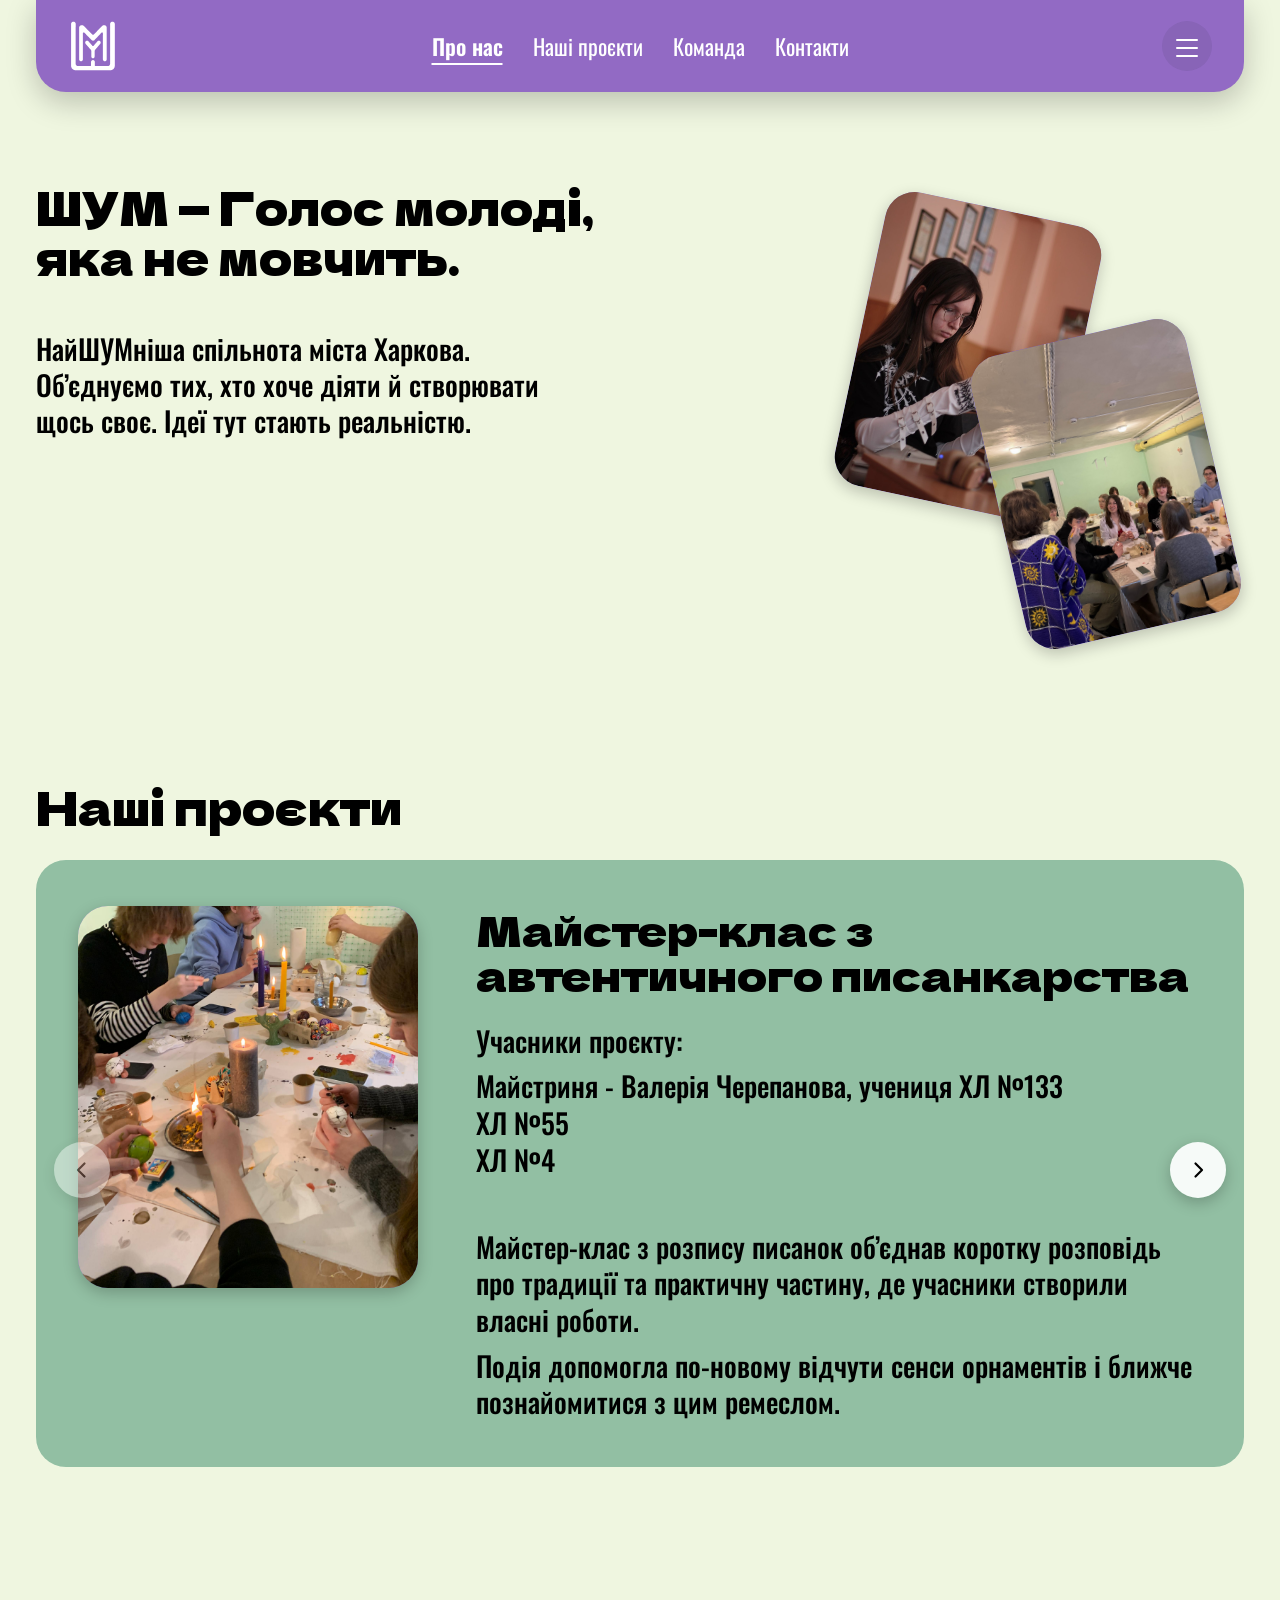
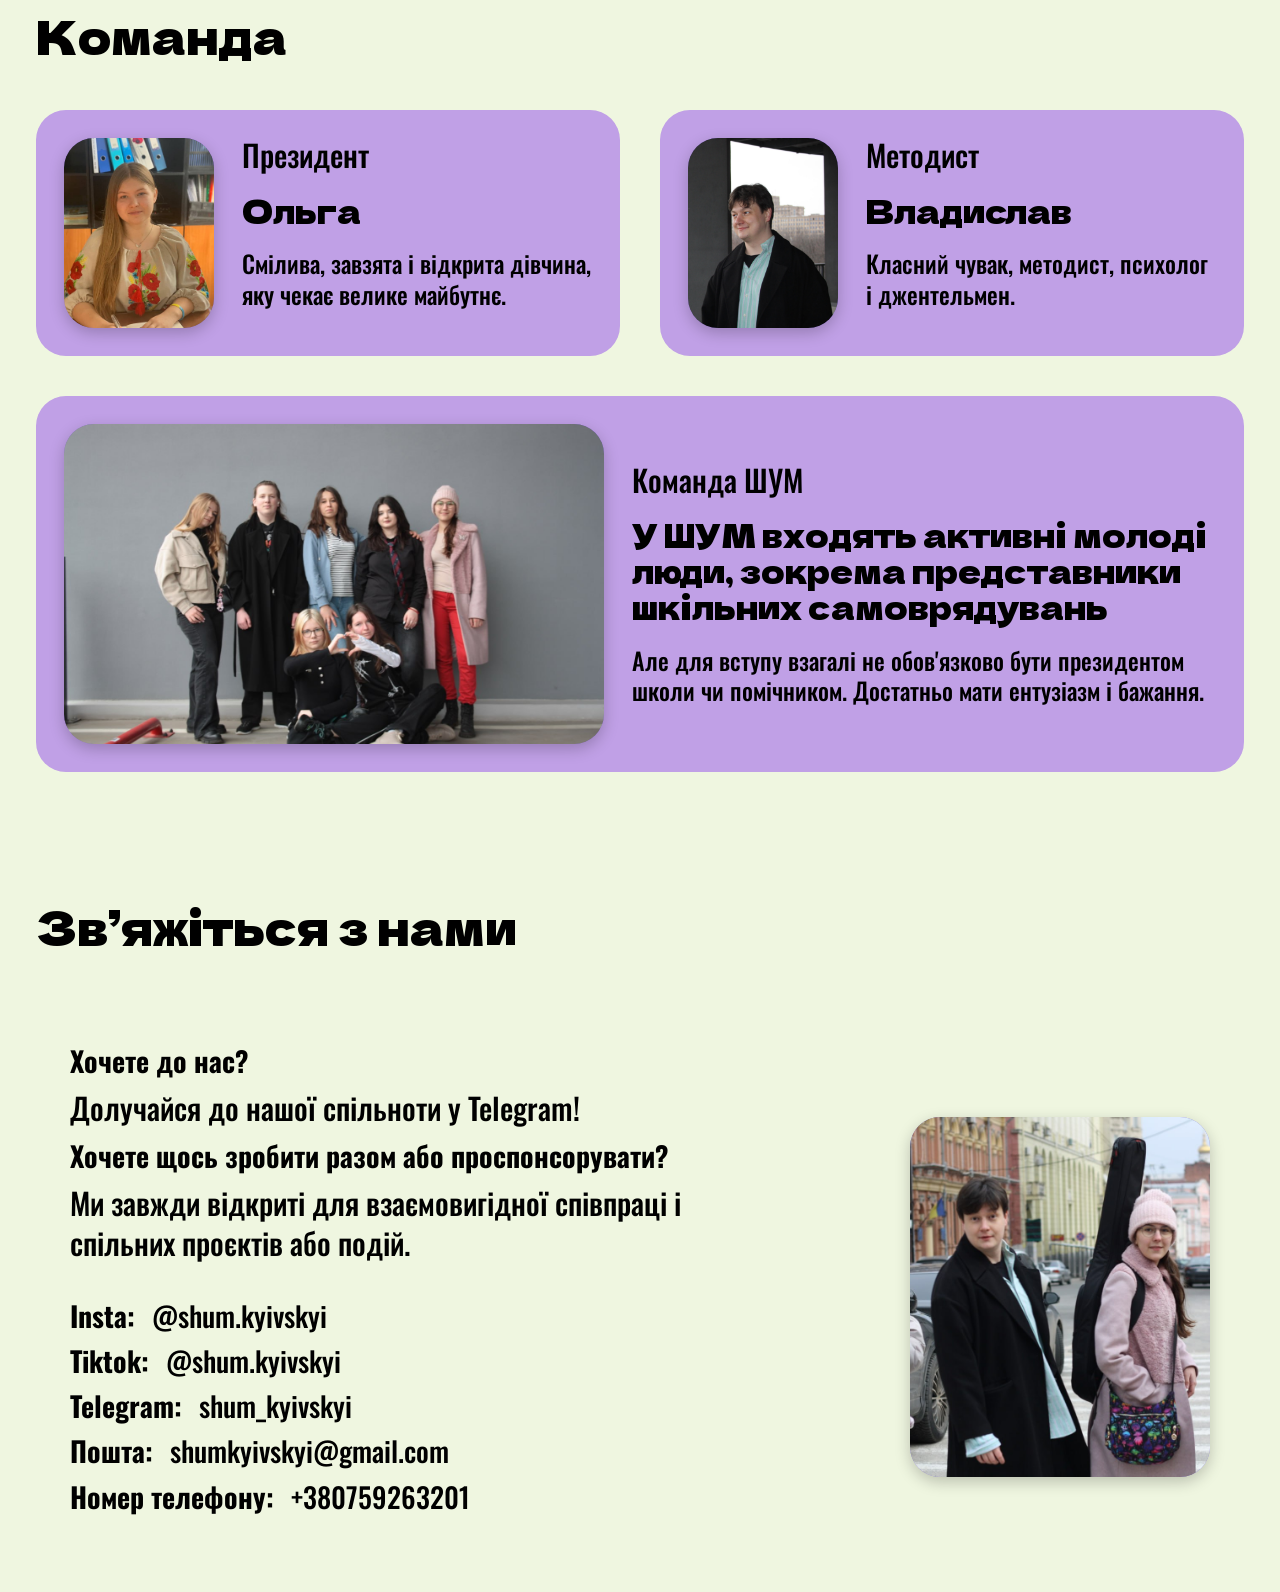
<file: index.html>
<!doctype html>
<html lang="uk">
  <head>
    <title>ШУМ</title>
    <meta charset="UTF-8" />
    <meta name="viewport" content="width=device-width, initial-scale=1.0" />
    <link rel="preconnect" href="https://fonts.googleapis.com" />
    <link rel="preconnect" href="https://fonts.gstatic.com" crossorigin />
    <link
      href="https://fonts.googleapis.com/css2?family=Dela+Gothic+One&family=Oswald:wght@400;500;600;700&display=swap"
      rel="stylesheet"
    />
    <link rel="stylesheet" href="css/reset.css" />
    <link rel="stylesheet" href="css/header.css" />
    <link rel="stylesheet" href="css/about.css" />
    <link rel="stylesheet" href="css/projects.css" />
    <link rel="stylesheet" href="css/team.css" />
    <link rel="stylesheet" href="css/contacts.css" />
    <link rel="stylesheet" href="css/responsive.css" />
  </head>
  <body data-page="home">
    <a class="skip-link" href="#main-content" data-i18n="skip.main"
      >Перейти до основного вмісту</a
    >
    <header class="header">
      <div class="header-box">
        <a
          class="logo"
          data-lang-link="index.html"
          data-hash="about"
          href="index.html?lang=ua#about"
        >
          <svg
            aria-hidden="true"
            xmlns="http://www.w3.org/2000/svg"
            viewBox="0 0 555 615"
            width="50"
            height="50"
          >
            <path
              fill="#ffffff"
              fill-rule="evenodd"
              d="M20 13 L13 20 L13 21 L12 22 L12 23 L11 24 L11 25 L10 26 L10 28 L9 29 L9 32 L8 33 L8 558 L9 559 L9 562 L10 563 L10 566 L11 567 L11 569 L12 570 L12 572 L13 573 L13 574 L14 575 L14 576 L15 577 L15 578 L16 579 L16 580 L19 583 L19 584 L29 594 L30 594 L32 596 L33 596 L35 598 L36 598 L37 599 L38 599 L39 600 L40 600 L41 601 L42 601 L43 602 L44 602 L45 603 L48 603 L49 604 L52 604 L53 605 L58 605 L59 606 L495 606 L496 605 L502 605 L503 604 L506 604 L507 603 L509 603 L510 602 L511 602 L512 601 L513 601 L514 600 L515 600 L516 599 L517 599 L518 598 L519 598 L521 596 L522 596 L525 593 L526 593 L533 586 L533 585 L535 583 L535 582 L537 580 L537 579 L539 577 L539 576 L540 575 L540 574 L541 573 L541 572 L542 571 L542 569 L543 568 L543 566 L544 565 L544 561 L545 560 L545 554 L546 553 L546 36 L545 35 L545 30 L544 29 L544 27 L543 26 L543 25 L542 24 L542 23 L541 22 L541 21 L539 19 L539 18 L536 15 L535 15 L532 12 L531 12 L530 11 L528 11 L527 10 L526 10 L525 9 L523 9 L522 8 L512 8 L511 9 L508 9 L507 10 L506 10 L505 11 L504 11 L503 12 L502 12 L501 13 L500 13 L493 20 L493 21 L491 23 L491 25 L490 26 L490 27 L489 28 L489 32 L488 33 L488 529 L487 530 L487 534 L486 535 L486 536 L485 537 L485 539 L483 541 L483 542 L476 549 L475 549 L474 550 L473 550 L471 552 L469 552 L468 553 L464 553 L463 554 L305 554 L303 552 L302 552 L301 551 L301 550 L300 549 L300 500 L299 499 L299 496 L298 495 L298 494 L297 493 L297 492 L295 490 L295 489 L291 485 L290 485 L289 484 L288 484 L287 483 L286 483 L285 482 L282 482 L281 481 L272 481 L271 482 L269 482 L268 483 L266 483 L264 485 L263 485 L257 491 L257 492 L255 494 L255 496 L254 497 L254 500 L253 501 L253 549 L252 550 L252 551 L250 553 L249 553 L248 554 L88 554 L87 553 L85 553 L84 552 L82 552 L81 551 L80 551 L79 550 L78 550 L76 548 L75 548 L71 544 L71 543 L68 540 L68 539 L67 538 L67 537 L66 536 L66 534 L65 533 L65 529 L64 528 L64 76 L65 75 L65 33 L64 32 L64 28 L63 27 L63 26 L62 25 L62 23 L60 21 L60 20 L58 18 L58 17 L55 14 L54 14 L52 12 L51 12 L50 11 L49 11 L48 10 L47 10 L46 9 L43 9 L42 8 L32 8 L31 9 L28 9 L27 10 L26 10 L25 11 L24 11 L23 12 L22 12 L21 13 Z
              M123 55 L120 58 L119 58 L114 63 L114 64 L112 66 L112 67 L110 69 L110 71 L109 72 L109 73 L108 74 L108 77 L107 78 L107 477 L108 478 L108 480 L109 481 L109 482 L110 483 L110 484 L112 486 L112 487 L115 490 L116 490 L118 492 L119 492 L120 493 L121 493 L122 494 L125 494 L126 495 L134 495 L135 494 L138 494 L139 493 L140 493 L141 492 L142 492 L149 485 L149 484 L151 482 L151 481 L152 480 L152 477 L153 476 L153 148 L154 147 L154 146 L155 145 L155 144 L158 141 L159 141 L160 140 L167 140 L168 141 L169 141 L192 164 L192 165 L220 193 L220 194 L221 194 L228 201 L228 202 L229 203 L230 203 L232 205 L232 206 L237 211 L238 211 L239 212 L239 213 L263 237 L264 237 L266 239 L267 239 L268 240 L270 240 L271 241 L274 241 L275 242 L282 242 L283 241 L287 241 L288 240 L289 240 L290 239 L291 239 L293 237 L294 237 L298 233 L298 232 L320 210 L320 209 L336 193 L336 192 L339 189 L340 189 L340 188 L352 176 L352 175 L368 159 L368 158 L381 145 L381 144 L383 142 L384 142 L386 140 L393 140 L394 141 L395 141 L398 144 L398 145 L399 146 L399 163 L400 164 L400 171 L399 172 L399 475 L400 476 L400 478 L401 479 L401 481 L402 482 L402 483 L404 485 L404 486 L408 490 L409 490 L411 492 L412 492 L413 493 L414 493 L415 494 L418 494 L419 495 L427 495 L428 494 L431 494 L432 493 L433 493 L435 491 L436 491 L442 485 L442 484 L444 482 L444 480 L445 479 L445 476 L446 475 L446 78 L445 77 L445 74 L444 73 L444 71 L443 70 L443 69 L442 68 L442 67 L441 66 L441 65 L432 56 L431 56 L430 55 L429 55 L428 54 L427 54 L426 53 L425 53 L424 52 L422 52 L421 51 L407 51 L406 52 L404 52 L403 53 L401 53 L400 54 L399 54 L398 55 L397 55 L394 58 L393 58 L371 80 L371 81 L369 83 L368 83 L368 84 L325 127 L325 128 L284 169 L283 169 L282 170 L275 170 L274 169 L272 169 L201 98 L201 97 L200 97 L198 95 L198 94 L197 93 L196 93 L194 91 L194 90 L188 84 L187 84 L186 83 L186 82 L181 77 L180 77 L178 75 L178 74 L172 68 L171 68 L170 67 L170 66 L164 60 L163 60 L162 59 L162 58 L161 58 L159 56 L158 56 L156 54 L155 54 L154 53 L152 53 L151 52 L149 52 L148 51 L134 51 L133 52 L130 52 L129 53 L128 53 L127 54 L125 54 L124 55 Z
              M195 243 L193 245 L192 245 L189 248 L188 248 L187 249 L187 250 L185 252 L185 253 L184 254 L184 255 L183 256 L183 258 L182 259 L182 264 L181 265 L181 267 L182 268 L182 272 L183 273 L183 275 L184 276 L184 277 L186 279 L186 280 L190 284 L190 285 L196 291 L196 292 L203 299 L203 300 L208 305 L208 306 L209 306 L210 307 L210 308 L218 316 L218 317 L224 323 L224 324 L231 331 L231 332 L239 340 L239 341 L246 348 L246 349 L251 354 L251 355 L253 357 L253 358 L254 359 L254 360 L255 361 L255 363 L256 364 L256 367 L257 368 L257 443 L258 444 L258 446 L259 447 L259 448 L260 449 L260 450 L266 456 L267 456 L268 457 L269 457 L270 458 L274 458 L275 459 L280 459 L281 458 L284 458 L285 457 L286 457 L287 456 L288 456 L291 453 L292 453 L292 452 L294 450 L294 449 L295 448 L295 447 L296 446 L296 444 L297 443 L297 438 L298 437 L297 436 L298 435 L298 368 L299 367 L299 364 L300 363 L300 361 L301 360 L301 359 L302 358 L302 357 L304 355 L304 354 L309 349 L309 348 L314 343 L314 342 L320 336 L320 335 L326 329 L326 328 L331 323 L331 322 L337 316 L337 315 L342 310 L342 309 L348 303 L348 302 L353 297 L353 296 L360 289 L360 288 L365 283 L365 282 L368 279 L368 278 L369 277 L369 276 L370 275 L370 274 L371 273 L371 269 L372 268 L372 262 L371 261 L371 257 L370 256 L370 255 L369 254 L369 253 L368 252 L368 251 L362 245 L361 245 L360 244 L359 244 L358 243 L357 243 L356 242 L344 242 L343 243 L342 243 L341 244 L339 244 L337 246 L336 246 L330 252 L330 253 L324 259 L324 260 L316 268 L316 269 L311 274 L311 275 L304 282 L304 283 L298 289 L298 290 L291 297 L291 298 L282 307 L278 307 L277 308 L276 307 L274 307 L273 306 L272 306 L266 300 L266 299 L256 289 L256 288 L246 278 L246 277 L238 269 L238 268 L230 260 L230 259 L221 250 L221 249 L218 246 L217 246 L215 244 L213 244 L212 243 L211 243 L210 242 L198 242 L197 243 Z"
            />
          </svg>
        </a>

        <nav class="desktop-nav" aria-label="Main navigation">
          <a
            class="nav-link active-link"
            data-nav-key
            data-section="about"
            data-i18n="nav.about"
            data-lang-link="index.html"
            data-hash="about"
            href="index.html?lang=ua#about"
            >Про нас</a
          >
          <a
            class="nav-link"
            data-nav-key
            data-section="projects"
            data-i18n="nav.projects"
            data-lang-link="index.html"
            data-hash="projects"
            href="index.html?lang=ua#projects"
            >Наші проєкти</a
          >
          <a
            class="nav-link"
            data-nav-key
            data-section="team"
            data-i18n="nav.team"
            data-lang-link="index.html"
            data-hash="team"
            href="index.html?lang=ua#team"
            >Команда</a
          >
          <a
            class="nav-link"
            data-nav-key
            data-section="contacts"
            data-i18n="nav.contacts"
            data-lang-link="index.html"
            data-hash="contacts"
            href="index.html?lang=ua#contacts"
            >Контакти</a
          >
        </nav>

        <button
          class="menu-toggle desktop-menu-toggle"
          type="button"
          aria-label="Відкрити меню"
          aria-expanded="false"
          aria-controls="site-menu-panel"
          data-menu-toggle
        >
          <span class="menu-toggle-line menu-toggle-line-top"></span>
          <span class="menu-toggle-line menu-toggle-line-middle"></span>
          <span class="menu-toggle-line menu-toggle-line-bottom"></span>
        </button>

        <button
          class="menu-toggle mobile-menu-toggle"
          type="button"
          aria-label="Відкрити меню"
          aria-expanded="false"
          aria-controls="site-menu-panel"
          data-menu-toggle
        >
          <span class="menu-toggle-line menu-toggle-line-top"></span>
          <span class="menu-toggle-line menu-toggle-line-middle"></span>
          <span class="menu-toggle-line menu-toggle-line-bottom"></span>
        </button>

        <div class="utility-panel" id="site-menu-panel">
          <div class="panel-nav">
            <nav class="panel-nav-links" aria-label="Mobile navigation">
              <a
                class="panel-nav-link"
                data-nav-key
                data-section="about"
                data-i18n="nav.about"
                data-lang-link="index.html"
                data-hash="about"
                href="index.html?lang=ua#about"
                >Про нас</a
              >
              <a
                class="panel-nav-link"
                data-nav-key
                data-section="projects"
                data-i18n="nav.projects"
                data-lang-link="index.html"
                data-hash="projects"
                href="index.html?lang=ua#projects"
                >Наші проєкти</a
              >
              <a
                class="panel-nav-link"
                data-nav-key
                data-section="team"
                data-i18n="nav.team"
                data-lang-link="index.html"
                data-hash="team"
                href="index.html?lang=ua#team"
                >Команда</a
              >
              <a
                class="panel-nav-link"
                data-nav-key
                data-section="contacts"
                data-i18n="nav.contacts"
                data-lang-link="index.html"
                data-hash="contacts"
                href="index.html?lang=ua#contacts"
                >Контакти</a
              >
            </nav>
          </div>

          <div class="panel-section">
            <p class="panel-title" data-i18n="menu.social">Соцмережі</p>
            <div class="panel-social">
              <a
                class="panel-social-link"
                href="https://instagram.com/shum.kyivskyi"
                aria-label="Instagram"
              >
                <svg viewBox="0 0 24 24" aria-hidden="true">
                  <rect x="3" y="3" width="18" height="18" rx="5"></rect>
                  <circle cx="12" cy="12" r="4.2"></circle>
                  <circle cx="17.2" cy="6.8" r="1"></circle>
                </svg>
              </a>
              <a
                class="panel-social-link"
                href="https://www.tiktok.com/@shum.kyivskyi"
                aria-label="Tiktok"
              >
                <svg viewBox="0 0 24 24" aria-hidden="true" fill="currentColor">
                  <path
                    d="M19.59 6.69a4.83 4.83 0 0 1-3.77-1.92V16.3a5.31 5.31 0 1 1-5.31-5.31c.2 0 .39.02.58.05v2.61a2.7 2.7 0 1 0 2.12 2.65V2h2.61a4.83 4.83 0 0 0 3.77 4.69v0Z"
                  />
                </svg>
              </a>
              <a
                class="panel-social-link"
                href="https://t.me/shum_kyivskyi"
                aria-label="Telegram"
              >
                <svg viewBox="0 0 24 24" aria-hidden="true">
                  <path
                    d="M21 4L3.8 10.6c-.8.3-.8 1.5 0 1.8l4.4 1.5 1.6 5c.2.7 1.1.9 1.6.3l2.6-3.2 4.5 3.4c.7.5 1.6.1 1.8-.8L21 4Z"
                  ></path>
                  <path d="M8.4 13.9 18.9 6.6"></path>
                </svg>
              </a>
            </div>
          </div>

          <div class="panel-section">
            <p class="panel-title" data-i18n="menu.accessibility">Інклюзія</p>
            <div class="panel-controls">
              <button
                class="toggle-chip"
                type="button"
                data-theme-toggle
                data-i18n="menu.darkMode"
              >
                Темна тема
              </button>
              <div class="font-tools-row">
                <span class="panel-label" data-i18n="menu.textSize"
                  >Розмір тексту</span
                >
                <div class="font-tools">
                  <button
                    class="font-button"
                    type="button"
                    data-font-step="-0.1"
                    aria-label="Зменшити текст"
                  >
                    A−
                  </button>
                  <span class="font-size-value" data-font-value>100%</span>
                  <button
                    class="font-button"
                    type="button"
                    data-font-step="0.1"
                    aria-label="Збільшити текст"
                  >
                    A+
                  </button>
                  <button
                    class="font-button"
                    type="button"
                    data-font-reset
                    aria-label="Скинути розмір тексту"
                  >
                    ↺
                  </button>
                </div>
              </div>
            </div>
          </div>

          <div class="panel-section">
            <p class="panel-title" data-i18n="menu.language">Мова</p>
            <div class="language-switch">
              <button
                class="language-button is-active"
                type="button"
                data-lang-switch="ua"
              >
                UA
              </button>
              <button
                class="language-button"
                type="button"
                data-lang-switch="en"
              >
                EN
              </button>
            </div>
          </div>

          <!-- <div class="panel-section">
            <a
              class="utility-link"
              data-lang-link="projects.html"
              href="projects.html?lang=ua"
            >
              <span data-i18n="menu.allProjects">Усі проєкти</span>
              <svg viewBox="0 0 24 24" aria-hidden="true">
                <path d="M5 12h14"></path>
                <path d="m13 6 6 6-6 6"></path>
              </svg>
            </a>
          </div> -->
        </div>
      </div>
    </header>

    <main class="page" id="main-content">
      <section class="about" id="about">
        <div class="about-box">
          <div class="about-copy">
            <h1 class="about-title" data-i18n="about.title">
              ШУМ — Голос молоді, яка не мовчить.
            </h1>
            <p class="about-text" data-i18n="about.text">
              НайШУМніша спільнота міста. Об’єднуємо тих, хто хоче діяти й
              створювати щось своє. Ідеї тут стають реальністю.
            </p>
          </div>

          <div class="about-visual" aria-label="Фото організації">
            <div class="about-photo about-photo-left">
              <img src="assets/images/about-2.png" alt="Фото організації 1" />
            </div>
            <div class="about-photo about-photo-right">
              <img src="assets/images/about-1.png" alt="Фото організації 2" />
            </div>
          </div>
        </div>
      </section>

      <section class="projects" id="projects">
        <div class="projects-box">
          <div class="projects-head">
            <h2 class="projects-title" data-i18n="projects.title">
              Наші проєкти
            </h2>
            <!-- <a
              class="section-link-chip"
              data-lang-link="projects.html"
              href="projects.html?lang=ua"
            >
              <span data-i18n="projects.more">Усі проєкти</span>
              <svg viewBox="0 0 24 24" aria-hidden="true">
                <path d="M5 12h14"></path>
                <path d="m13 6 6 6-6 6"></path>
              </svg>
            </a> -->
          </div>

          <div class="projects-slider">
            <button
              class="project-arrow project-arrow-left"
              type="button"
              aria-label="Попередній проєкт"
            >
              <svg viewBox="0 0 24 24" aria-hidden="true">
                <path d="M14.5 5.5 8 12l6.5 6.5"></path>
              </svg>
            </button>

            <button
              class="project-arrow project-arrow-right"
              type="button"
              aria-label="Наступний проєкт"
            >
              <svg viewBox="0 0 24 24" aria-hidden="true">
                <path d="M9.5 5.5 16 12l-6.5 6.5"></path>
              </svg>
            </button>

            <div class="projects-scroll" data-project-scroll>
              <div class="projects-track">
                <article class="project-card" data-project-id="pysanky">
                  <div class="project-media">
                    <a class="project-photo project-photo-full" href="">
                      <!-- data-project-link
                      href="projects.html?lang=ua#project-pysanky" -->
                      <img
                        src="assets/images/project-1.png"
                        alt="Фото проєкту 1"
                      />
                    </a>
                  </div>
                  <div class="project-copy">
                    <a class="project-link" data-project-title href=""></a>
                    <!-- data-project-link
                    href="projects.html?lang=ua#project-pysanky" -->
                    <p class="project-lead" data-project-lead></p>
                    <p class="project-members" data-project-members></p>
                    <p class="project-text" data-project-text></p>
                  </div>
                </article>

                <article class="project-card" data-project-id="together">
                  <div class="project-media">
                    <a class="project-photo project-photo-full" href="">
                      <!-- data-project-link
                      href="projects.html?lang=ua#project-together" -->
                      <img
                        src="assets/images/project-2.png"
                        alt="Фото проєкту 2"
                      />
                    </a>
                  </div>
                  <div class="project-copy">
                    <a class="project-link" data-project-title href=""></a>
                    <!-- data-project-link
                      href="projects.html?lang=ua#project-together" -->
                    <p class="project-lead" data-project-lead></p>
                    <p class="project-members" data-project-members></p>
                    <p class="project-text" data-project-text></p>
                  </div>
                </article>

                <article class="project-card" data-project-id="reuse">
                  <div class="project-media">
                    <a class="project-photo project-photo-full" href="">
                      <!-- data-project-link
                      href="projects.html?lang=ua#project-reuse" -->
                      <img
                        src="assets/images/project-3.png"
                        alt="Фото проєкту 4"
                      />
                    </a>
                  </div>
                  <div class="project-copy">
                    <a class="project-link" data-project-title href=""></a>
                    <!-- data-project-link
                      href="projects.html?lang=ua#project-reuse" -->
                    <p class="project-lead" data-project-lead></p>
                    <p class="project-members" data-project-members></p>
                    <p class="project-text" data-project-text></p>
                  </div>
                </article>
              </div>
            </div>
          </div>
        </div>
      </section>

      <section class="team" id="team">
        <div class="team-box">
          <h2 class="team-title" data-i18n="team.title">Команда</h2>
          <div class="team-grid">
            <article class="team-person">
              <div class="team-person-photo">
                <img src="assets/images/president.png" alt="Фото президента" />
              </div>
              <div class="team-person-copy">
                <p class="team-role" data-i18n="team.role.president">
                  Президент
                </p>
                <h3 class="team-name" data-i18n="team.name.president">ПІБ</h3>
                <p class="team-text" data-i18n="team.text.president">
                  Короткий опис про людину.
                </p>
              </div>
            </article>

            <article class="team-person">
              <div class="team-person-photo">
                <img src="assets/images/methodist.png" alt="Фото методиста" />
              </div>
              <div class="team-person-copy">
                <p class="team-role" data-i18n="team.role.methodist">
                  Методист
                </p>
                <h3 class="team-name" data-i18n="team.name.methodist">
                  Москалець Владислав Павлович
                </h3>
                <p class="team-text" data-i18n="team.text.methodist">
                  Класний чувак, методист, психолог і джентельмен.
                </p>
              </div>
            </article>

            <article class="team-wide">
              <div class="team-wide-photo">
                <img
                  src="assets/images/team-photo.png"
                  alt="Загальне фото команди"
                />
              </div>
              <div class="team-wide-copy">
                <p class="team-role" data-i18n="team.role.group">Команда ШУМ</p>
                <h3 class="team-wide-name" data-i18n="team.name.group">
                  У ШУМ входять активні молоді люди, зокрема представники
                  шкільних самоврядувань
                </h3>
                <p class="team-wide-text" data-i18n="team.text.group">
                  Але для вступу взагалі не обов'язково бути президентом школи
                  чи помічником. Достатньо мати ентузіазм і бажання.
                </p>
              </div>
            </article>
          </div>
        </div>
      </section>

      <section class="contacts" id="contacts">
        <div class="contacts-box">
          <h2 class="contacts-title" data-i18n="contacts.title">
            Зв’яжіться з нами
          </h2>

          <div class="contacts-panel">
            <div class="contacts-copy">
              <div class="contacts-callout">
                <p
                  class="contact-line contact-label"
                  data-i18n="contacts.callout.one.title"
                >
                  Хочете до нас?
                </p>
                <p
                  class="contacts-callout-text"
                  data-i18n="contacts.callout.one.text"
                >
                  Долучайся до нашої спільноти у Telegram!
                </p>
              </div>

              <div class="contacts-callout contacts-callout-second">
                <p
                  class="contact-line contact-label"
                  data-i18n="contacts.callout.two.title"
                >
                  Хочете щось зробити разом або проспонсорувати?
                </p>
                <p
                  class="contacts-callout-text"
                  data-i18n="contacts.callout.two.text"
                >
                  Ми завжди відкриті для взаємовигідної співпраці і спільних
                  проєктів або подій.
                </p>
              </div>

              <div class="contacts-list">
                <p class="contact-line">
                  <span class="contact-label" data-i18n="contacts.insta"
                    >Insta:</span
                  >
                  <a
                    class="contact-link"
                    href="https://instagram.com/shum.kyivskyi"
                    >@shum.kyivskyi</a
                  >
                </p>
                <p class="contact-line">
                  <span class="contact-label" data-i18n="contacts.facebook"
                    >TikTok:</span
                  >
                  <a
                    class="contact-link"
                    href="https://www.tiktok.com/@shum.kyivskyi"
                    >@shum.kyivskyi</a
                  >
                </p>
                <p class="contact-line">
                  <span class="contact-label" data-i18n="contacts.telegram"
                    >Telegram:</span
                  >
                  <a class="contact-link" href="https://t.me/shum_kyivskyi"
                    >shum_kyivskyi</a
                  >
                </p>
                <p class="contact-line">
                  <span class="contact-label" data-i18n="contacts.email"
                    >Пошта:</span
                  >
                  <a class="contact-link" href="mailto:shumkyivskyi@gmail.com"
                    >shumkyivskyi@gmail.com</a
                  >
                </p>
                <p class="contact-line">
                  <span class="contact-label" data-i18n="contacts.phone"
                    >Номер телефону:</span
                  >
                  <a class="contact-link" href="tel:+380759263201"
                    >+380759263201</a
                  >
                </p>
                <p class="contact-person" data-i18n="contacts.person"></p>
              </div>
            </div>

            <div class="contacts-photo">
              <img src="assets/images/contact.png" alt="Фото для контактів" />
            </div>
          </div>
        </div>
      </section>
    </main>

    <script src="script.js"></script>
  </body>
</html>
</file>
<file: css/header.css>
.header {
  position: sticky;
  top: 0;
  z-index: 120;
}

.header-box {
  position: relative;
  width: calc(100% - 305px);
  max-width: 1615px;
  height: 110px;
  margin-right: auto;
  margin-left: auto;
  padding-right: 140px;
  padding-left: 140px;
  display: flex;
  align-items: center;
  justify-content: space-between;
  gap: 48px;
  background: var(--color-header-bg);
  border-bottom-right-radius: var(--radius-xl);
  border-bottom-left-radius: var(--radius-xl);
  color: var(--color-header-text);
  box-shadow: 0 10px 30px var(--color-shadow);
}

.logo {
  display: inline-flex;
  flex: 0 0 auto;
  align-items: center;
  font-family: var(--font-heading);
  font-size: calc(34px * var(--font-scale));
  font-weight: 400;
  line-height: 1;
  white-space: nowrap;
}

.desktop-nav {
  display: flex;
  flex: 1 1 auto;
  align-items: center;
  justify-content: center;
  gap: 74px;
  min-width: 0;
}

.nav-link {
  font-size: calc(30px * var(--font-scale));
  font-weight: 400;
  line-height: 1;
  color: var(--color-header-text);
  text-decoration-thickness: 2px;
  text-underline-offset: 7px;
  white-space: nowrap;
}

.active-link {
  font-weight: 600;
  text-decoration: underline;
}

.menu-toggle {
  display: inline-flex;
  width: 54px;
  height: 54px;
  align-items: center;
  justify-content: center;
  padding: 0;
  border: 0;
  border-radius: 999px;
  background: var(--color-mobile-button-bg);
  color: var(--color-header-text);
  cursor: pointer;
  position: relative;
  flex: 0 0 auto;
  transition: transform 0.2s ease, background 0.2s ease;
}

.menu-toggle:hover {
  transform: scale(1.04);
}

.menu-toggle-line {
  position: absolute;
  width: 22px;
  height: 2px;
  border-radius: 999px;
  background: currentColor;
  transition: transform 0.25s ease, opacity 0.25s ease, top 0.25s ease;
}

.menu-toggle-line-top {
  top: 18px;
}

.menu-toggle-line-middle {
  top: 26px;
}

.menu-toggle-line-bottom {
  top: 34px;
}

body.menu-open .menu-toggle-line-top {
  top: 26px;
  transform: rotate(45deg);
}

body.menu-open .menu-toggle-line-middle {
  opacity: 0;
}

body.menu-open .menu-toggle-line-bottom {
  top: 26px;
  transform: rotate(-45deg);
}

.desktop-menu-toggle {
  display: inline-flex;
}

.mobile-menu-toggle {
  display: none;
}

.utility-panel {
  position: absolute;
  top: calc(100% + 16px);
  right: 0;
  width: min(420px, calc(100vw - 32px));
  padding: 22px;
  border-radius: var(--radius-xl);
  background: var(--color-panel-bg);
  border: 1px solid var(--color-panel-border);
  box-shadow: 0 20px 40px var(--color-shadow);
  color: var(--color-ink);
  opacity: 0;
  pointer-events: none;
  transform: translateY(-12px);
  transition: opacity 0.25s ease, transform 0.25s ease;
  backdrop-filter: blur(14px);
}

body.menu-open .utility-panel {
  opacity: 1;
  pointer-events: auto;
  transform: translateY(0);
}

.panel-nav {
  display: none;
  margin-bottom: 22px;
  padding-bottom: 18px;
  border-bottom: 1px solid var(--color-mobile-divider);
}

.panel-nav-links {
  display: flex;
  flex-direction: column;
  gap: 6px;
}

.panel-nav-link {
  font-size: calc(24px * var(--font-scale));
  font-weight: 500;
  line-height: 1.1;
  padding: 10px 0;
}

.panel-section + .panel-section {
  margin-top: 18px;
}

.panel-title {
  margin: 0 0 12px;
  font-family: var(--font-heading);
  font-size: calc(18px * var(--font-scale));
  font-weight: 400;
  line-height: 1.2;
  color: var(--color-ink);
}

.panel-social {
  display: flex;
  flex-wrap: wrap;
  gap: 12px;
}

.panel-social-link {
  display: inline-flex;
  width: 46px;
  height: 46px;
  align-items: center;
  justify-content: center;
  border-radius: 999px;
  background: var(--color-control-bg);
  border: 1px solid var(--color-control-border);
  color: var(--color-control-text);
}

.panel-social-link svg {
  width: 22px;
  height: 22px;
  fill: none;
  stroke: currentColor;
  stroke-width: 1.8;
}

.panel-controls {
  display: grid;
  gap: 14px;
}

.toggle-chip,
.utility-link {
  display: inline-flex;
  width: 100%;
  min-height: 56px;
  align-items: center;
  justify-content: center;
  padding: 0 20px;
  border-radius: 999px;
  border: 1px solid var(--color-control-border);
  background: var(--color-control-bg);
  color: var(--color-control-text);
  font-size: calc(20px * var(--font-scale));
  font-weight: 500;
  line-height: 1;
  cursor: pointer;
}

.toggle-chip.is-active,
.language-button.is-active {
  background: var(--color-header-bg);
  color: var(--color-header-text);
  border-color: transparent;
}

.font-tools-row {
  display: flex;
  align-items: center;
  justify-content: space-between;
  gap: 12px;
}

.panel-label {
  font-size: calc(18px * var(--font-scale));
  font-weight: 500;
  line-height: 1.2;
}

.font-tools {
  display: inline-flex;
  align-items: center;
  gap: 10px;
}

.font-button,
.language-button {
  display: inline-flex;
  min-width: 44px;
  height: 44px;
  align-items: center;
  justify-content: center;
  padding: 0 14px;
  border-radius: 999px;
  border: 1px solid var(--color-control-border);
  background: var(--color-control-bg);
  color: var(--color-control-text);
  cursor: pointer;
  font-size: calc(18px * var(--font-scale));
  font-weight: 600;
  line-height: 1;
}

.font-size-value {
  min-width: 48px;
  text-align: center;
  font-size: calc(18px * var(--font-scale));
  font-weight: 600;
  line-height: 1;
}

.language-switch {
  display: flex;
  gap: 10px;
}

.utility-link {
  justify-content: space-between;
}

.utility-link svg {
  width: 20px;
  height: 20px;
  fill: none;
  stroke: currentColor;
  stroke-width: 2;
  stroke-linecap: round;
  stroke-linejoin: round;
}
</file>
<file: css/about.css>
.about {
  padding-top: 131px;
}

.about-box {
  width: calc(100% - 305px);
  max-width: 1615px;
  margin-right: auto;
  margin-left: auto;
  display: flex;
  justify-content: space-between;
  align-items: flex-start;
}

.about-copy {
  width: 690px;
  padding-left: 52.5px;
}

.about-title {
  margin: 0 0 50px;
  font-family: var(--font-heading);
  font-size: calc(60px * var(--font-scale));
  font-weight: 500;
  line-height: 1.08;
  color: var(--color-ink);
}

.about-text {
  margin: 0;
  font-size: calc(40px * var(--font-scale));
  font-weight: 500;
  line-height: 1.28;
  color: var(--color-ink);
}

.about-visual {
  position: relative;
  width: 650px;
  height: 690px;
}

.about-photo {
  position: absolute;
  overflow: hidden;
  border-radius: var(--radius-xl);
  background: var(--color-placeholder-bg);
}

.about-photo-left {
  top: 24px;
  left: 34px;
  width: 330px;
  height: 430px;
  transform: rotate(12deg);
  box-shadow: var(--color-shadow) 0px 5px 15px;
}

.about-photo-right {
  right: 28px;
  bottom: 18px;
  width: 330px;
  height: 430px;
  transform: rotate(-13deg);
  box-shadow: var(--color-shadow) 0px 5px 15px;
}
</file>
<file: css/projects.css>
.projects {
  padding-top: 150px;
}

.projects-box {
  width: calc(100% - 305px);
  max-width: 1615px;
  margin-right: auto;
  margin-left: auto;
}

.projects-head {
  display: flex;
  align-items: center;
  justify-content: space-between;
  gap: 22px;
  margin-bottom: 50px;
}

.projects-title {
  margin: 0;
  font-family: var(--font-heading);
  font-size: calc(60px * var(--font-scale));
  font-weight: 500;
  line-height: 1.08;
  color: var(--color-ink);
}

.projects-slider {
  position: relative;
}

.project-arrow {
  position: absolute;
  top: 50%;
  width: 64px;
  height: 64px;
  display: inline-flex;
  align-items: center;
  justify-content: center;
  padding: 0;
  border: 0;
  border-radius: 999px;
  background: var(--color-panel-bg);
  box-shadow: var(--color-shadow) 0px 5px 15px;
  color: var(--color-ink);
  cursor: pointer;
  transform: translateY(-50%);
  transition: transform 0.2s ease, opacity 0.2s ease, background 0.2s ease;
  z-index: 3;
}

.project-arrow svg {
  width: 28px;
  height: 28px;
  fill: none;
  stroke: currentColor;
  stroke-width: 2.2;
  stroke-linecap: round;
  stroke-linejoin: round;
}

.project-arrow:hover {
  transform: translateY(-50%) scale(1.04);
}

.project-arrow:disabled {
  opacity: 0.45;
  cursor: default;
}

.project-arrow:disabled:hover {
  transform: translateY(-50%);
}

.project-arrow-left {
  left: 18px;
}

.project-arrow-right {
  right: 18px;
}

.projects-scroll {
  overflow-x: auto;
  scroll-behavior: smooth;
  overflow-y: hidden;
  padding-bottom: 14px;
  scrollbar-width: none;
  -ms-overflow-style: none;
  scrollbar-color: var(--color-scroll-thumb) transparent;
}

.projects-scroll::-webkit-scrollbar {
  display: none;
}

.projects-track {
  display: flex;
  gap: 40px;
  width: max-content;
}

.project-card {
  width: min(1615px, calc(100vw - 305px));
  max-width: 100%;
  min-height: 720px;
  padding: 77px 90px 77px 136px;
  display: flex;
  align-items: stretch;
  background: var(--color-project-card-bg);
  border-radius: var(--radius-xl);
  flex: 0 0 auto;
}

.project-media {
  width: 520px;
  display: flex;
  flex-direction: column;
  gap: 0;
  flex: 0 0 auto;
}

.project-photo {
  display: block;
  overflow: hidden;
  background: var(--color-placeholder-bg);
}

.project-photo-top,
.project-photo-bottom,
.project-photo-full {
  border-radius: var(--radius-xl);
  box-shadow: var(--color-shadow) 0px 5px 15px;
}

.project-photo-top,
.project-photo-bottom {
  height: 283px;
}

.project-photo-full {
  height: 566px;
}

.project-copy {
  width: 687px;
  margin-left: 182px;
}

.project-link {
  display: inline-block;
  margin: 0 0 50px;
  font-family: var(--font-heading);
  font-size: calc(60px * var(--font-scale));
  font-weight: 500;
  line-height: 1.08;
  color: var(--color-ink);
  text-decoration-thickness: 2px;
  text-underline-offset: 8px;
}

.project-lead {
  margin: 0 0 10px;
  font-size: calc(40px * var(--font-scale));
  font-weight: 500;
  line-height: 1.2;
  color: var(--color-ink);
}

.project-members {
  margin: 0 0 50px;
  font-size: calc(40px * var(--font-scale));
  font-weight: 500;
  line-height: 1.32;
  color: var(--color-ink);
}

.project-text {
  margin: 0;
  font-size: calc(40px * var(--font-scale));
  font-weight: 500;
  line-height: 1.3;
  color: var(--color-ink);
}

.project-member-line {
  display: block;
}

.project-text-line {
  margin-top: 0;
  margin-right: 0;
  margin-bottom: 10px;
  margin-left: 0;
}

.project-text-line:last-child {
  margin-bottom: 0;
}
</file>
<file: css/team.css>
.team {
  padding-top: 150px;
}

.team-box {
  width: calc(100% - 305px);
  max-width: 1615px;
  margin-right: auto;
  margin-left: auto;
}

.team-title {
  margin: 0 0 50px;
  text-align: left;
  font-family: var(--font-heading);
  font-size: calc(60px * var(--font-scale));
  font-weight: 500;
  line-height: 1.08;
  color: var(--color-ink);
}

.team-grid {
  display: grid;
  grid-template-columns: 1fr 1fr;
  gap: 40px;
}

.team-person {
  min-width: 0;
  display: flex;
  padding: 38px 60px;
  background: var(--color-team-bg);
  border-radius: var(--radius-xl);
}

.team-person-photo {
  width: 190px;
  height: 244px;
  flex: 0 0 auto;
  overflow: hidden;
  border-radius: var(--radius-xl);
  background: var(--color-placeholder-bg);
  box-shadow: var(--color-shadow) 0px 5px 15px;
  margin: auto 0;
}

.team-person-copy {
  margin-left: 28px;
  min-width: 0;
}

.team-role {
  margin: 0 0 20px;
  font-size: calc(30px * var(--font-scale));
  font-weight: 500;
  line-height: 1.15;
  color: var(--color-ink);
}

.team-name {
  margin: 0 0 20px;
  font-family: var(--font-heading);
  font-size: calc(40px * var(--font-scale));
  font-weight: 500;
  line-height: 1.1;
  color: var(--color-ink);
}

.team-text {
  margin: 0;
  font-size: calc(40px * var(--font-scale));
  font-weight: 500;
  line-height: 1.28;
  color: var(--color-ink);
}

.team-wide {
  grid-column: 1 / 3;
  display: flex;
  align-items: center;
  padding: 38px 60px;
  background: var(--color-team-bg);
  border-radius: var(--radius-xl);
}

.team-wide-photo {
  width: 540px;
  height: 320px;
  flex: 0 0 auto;
  overflow: hidden;
  border-radius: var(--radius-xl);
  background: var(--color-placeholder-bg);
  box-shadow: var(--color-shadow) 0px 5px 15px;
}

.team-wide-copy {
  margin-left: 28px;
  min-width: 0;
}

.team-wide-name {
  margin: 0 0 20px;
  font-family: var(--font-heading);
  font-size: calc(40px * var(--font-scale));
  font-weight: 500;
  line-height: 1.12;
  color: var(--color-ink);
}

.team-wide-text {
  margin: 0;
  font-size: calc(40px * var(--font-scale));
  font-weight: 500;
  line-height: 1.28;
  color: var(--color-ink);
}
</file>
<file: css/contacts.css>
.contacts {
  padding-top: 150px;
}

.contacts-box {
  width: calc(100% - 305px);
  max-width: 1615px;
  margin-right: auto;
  margin-left: auto;
}

.contacts-title {
  margin: 0 0 50px;
  text-align: left;
  font-family: var(--font-heading);
  font-size: calc(60px * var(--font-scale));
  font-weight: 500;
  line-height: 1.08;
  color: var(--color-ink);
}

.contacts-panel {
  padding: 72px 137px;
  display: grid;
  grid-template-columns: 1fr 420px;
  column-gap: 90px;
  align-items: start;
}

.contacts-copy {
  width: 100%;
  max-width: 720px;
}

.contacts-callout {
  margin-bottom: 10px;
  color: var(--color-ink);
}

.contacts-callout-second {
  margin-bottom: 35px;
}

.contacts-callout-text {
  margin: 0;
  font-size: calc(30px * var(--font-scale));
  font-weight: 500;
  line-height: 1.35;
  color: var(--color-ink);
}

.contacts-list {
  width: 100%;
}

.contact-line {
  margin: 0 0 10px;
  font-size: calc(40px * var(--font-scale));
  font-weight: 500;
  line-height: 1.22;
  color: var(--color-ink);
}

.contact-label {
  display: inline-block;
  margin-right: 10px;
  font-weight: 700;
}

.contact-link {
  display: inline-block;
  border-bottom: 1px solid transparent;
  color: var(--color-ink);
}

.contact-link:hover {
  border-bottom-color: currentColor;
}

.contact-person {
  margin: 35px 0 0;
  font-size: calc(40px * var(--font-scale));
  font-weight: 700;
  line-height: 1.22;
  color: var(--color-ink);
}

.contacts-photo {
  width: 100%;
  margin: auto 0;
  height: 520px;
  overflow: hidden;
  border-radius: var(--radius-xl);
  background: var(--color-placeholder-bg);
  box-shadow: var(--color-shadow) 0px 5px 15px;
}
</file>
<file: css/responsive.css>
@media (max-width: 1700px) {
  .header-box,
  .about-box,
  .projects-box,
  .team-box,
  .contacts-box,
  .catalog-box {
    width: calc(100% - 180px);
  }

  .header-box {
    padding-right: 80px;
    padding-left: 80px;
  }

  .desktop-nav {
    gap: 54px;
  }

  .project-arrow {
    width: 56px;
    height: 56px;
  }

  .project-arrow svg {
    width: 24px;
    height: 24px;
  }

  .project-card {
    width: calc(100vw - 180px);
    padding-right: 70px;
    padding-left: 90px;
  }

  .project-media {
    width: 470px;
  }

  .project-copy {
    width: calc(100% - 470px - 130px);
    margin-left: 130px;
  }

  .contacts-panel {
    padding-right: 90px;
    padding-left: 90px;
    column-gap: 56px;
  }
}

@media (max-width: 1280px) {
  .header-box {
    width: calc(100% - 72px);
    height: 92px;
    padding-right: 32px;
    padding-left: 32px;
    gap: 28px;
  }

  .logo {
    font-size: calc(28px * var(--font-scale));
  }

  .desktop-nav {
    gap: 30px;
  }

  .nav-link {
    font-size: calc(22px * var(--font-scale));
  }

  .menu-toggle {
    width: 50px;
    height: 50px;
  }

  .about {
    padding-top: 90px;
  }

  .about-box,
  .projects-box,
  .team-box,
  .contacts-box,
  .catalog-box {
    width: calc(100% - 72px);
  }

  .about-box {
    gap: 30px;
  }

  .about-copy {
    width: 100%;
    max-width: 560px;
    padding-left: 0;
  }

  .about-title {
    font-size: calc(46px * var(--font-scale));
  }

  .about-text {
    font-size: calc(28px * var(--font-scale));
  }

  .about-visual {
    width: 420px;
    height: 470px;
  }

  .about-photo-left,
  .about-photo-right {
    width: 220px;
    height: 300px;
  }

  .projects,
  .team,
  .contacts,
  .catalog-page {
    padding-top: 130px;
  }

  .projects-head {
    margin-bottom: 28px;
  }

  .projects-title,
  .team-title,
  .contacts-title,
  .catalog-page-title {
    font-size: calc(46px * var(--font-scale));
  }

  .projects-head .section-link-chip {
    min-height: 54px;
    padding: 0 22px;
    font-size: calc(20px * var(--font-scale));
  }

  .project-card {
    width: calc(100vw - 72px);
    min-height: 560px;
    padding: 46px 42px;
  }

  .project-media {
    width: 340px;
  }

  .project-photo-top,
  .project-photo-bottom {
    height: 196px;
  }

  .project-photo-full {
    height: 382px;
  }

  .project-copy {
    width: calc(100% - 340px - 58px);
    margin-left: 58px;
  }

  .project-link {
    font-size: calc(42px * var(--font-scale));
    margin-bottom: 28px;
  }

  .project-lead,
  .project-members,
  .project-text {
    font-size: calc(28px * var(--font-scale));
  }

  .team-person,
  .team-wide {
    padding: 28px;
  }

  .team-person-photo {
    width: 150px;
    height: 190px;
  }

  .team-name,
  .team-wide-name {
    font-size: calc(32px * var(--font-scale));
  }

  .team-text,
  .team-wide-text {
    font-size: calc(24px * var(--font-scale));
  }

  .contacts-panel {
    grid-template-columns: 1fr 300px;
    padding: 42px 34px;
    column-gap: 34px;
  }

  .contact-line,
  .contact-person {
    font-size: calc(28px * var(--font-scale));
  }

  .contacts-photo {
    height: 360px;
  }

  .catalog-page-text {
    font-size: calc(26px * var(--font-scale));
  }

  .catalog-feature {
    grid-template-columns: 380px 1fr;
  }

  .catalog-feature-media {
    height: 300px;
  }
}

@media (max-width: 1023px) {
  .project-arrow {
    display: none;
  }
}

@media (max-width: 900px) {
  .header {
    padding-top: 14px;
  }

  .header-box {
    width: calc(100% - 28px);
    height: 78px;
    padding-right: 22px;
    padding-left: 22px;
    border-radius: var(--radius-xl);
    gap: 16px;
  }

  .desktop-nav,
  .desktop-menu-toggle {
    display: none;
  }

  .mobile-menu-toggle {
    display: inline-flex;
    margin-left: auto;
  }

  .utility-panel {
    position: fixed;
    top: 102px;
    left: 14px;
    right: 14px;
    width: auto;
    max-height: calc(100vh - 126px);
    overflow-y: auto;
    transform: translateY(-10px);
  }

  .panel-nav {
    display: block;
  }

  .about,
  .projects,
  .team,
  .contacts,
  .catalog-page {
    padding-top: 80px;
  }

  .about-box,
  .projects-box,
  .team-box,
  .contacts-box,
  .catalog-box {
    width: calc(100% - 28px);
  }

  .about-box {
    flex-direction: column;
    gap: 28px;
  }

  .about-copy {
    max-width: 100%;
    width: 100%;
  }

  .about-title {
    font-size: calc(38px * var(--font-scale));
    margin-bottom: 28px;
  }

  .about-text {
    font-size: calc(24px * var(--font-scale));
  }

  .about-visual {
    width: 100%;
    height: auto;
    display: grid;
    grid-template-columns: 1fr 1fr;
    gap: 16px;
  }

  .about-photo {
    position: relative;
    width: 100%;
    height: 260px;
    inset: auto;
    transform: none;
  }

  .projects-head {
    flex-direction: column;
    align-items: flex-start;
  }

  .projects-title,
  .team-title,
  .contacts-title,
  .catalog-page-title {
    font-size: calc(38px * var(--font-scale));
    margin-bottom: 28px;
  }

  .projects-scroll {
    padding-right: 18vw;
  }

  .projects-track {
    gap: 14px;
  }

  .project-card {
    width: 83vw;
    min-height: auto;
    padding: 24px 20px;
    flex-direction: column;
  }

  .project-media {
    width: 100%;
  }

  .project-photo-top,
  .project-photo-bottom {
    height: 180px;
  }

  .project-photo-full {
    height: 360px;
  }

  .project-copy {
    width: 100%;
    margin-top: 22px;
    margin-left: 0;
  }

  .project-link {
    font-size: calc(30px * var(--font-scale));
    margin-bottom: 18px;
  }

  .project-lead,
  .project-members,
  .project-text {
    font-size: calc(20px * var(--font-scale));
  }

  .team-grid {
    grid-template-columns: 1fr;
  }

  .team-person {
    padding: 22px 20px;
  }

  .team-person-photo {
    width: 132px;
    height: 170px;
  }

  .team-person-copy {
    margin-left: 18px;
  }

  .team-role {
    font-size: calc(16px * var(--font-scale));
    margin-bottom: 12px;
  }

  .team-name,
  .team-wide-name {
    font-size: calc(28px * var(--font-scale));
    margin-bottom: 12px;
  }

  .team-text,
  .team-wide-text {
    font-size: calc(20px * var(--font-scale));
  }

  .team-wide {
    grid-column: auto;
    padding: 22px 20px;
    flex-direction: column;
    align-items: flex-start;
  }

  .team-wide-photo {
    width: 100%;
    height: 220px;
  }

  .team-wide-copy {
    margin-top: 18px;
    margin-left: 0;
  }

  .contacts-panel {
    grid-template-columns: 1fr 124px;
    padding: 24px 18px;
    column-gap: 18px;
  }

  .contacts-callout-text {
    font-size: calc(18px * var(--font-scale));
  }

  .contact-line,
  .contact-person {
    font-size: calc(18px * var(--font-scale));
    margin-bottom: 14px;
  }

  .contacts-photo {
    height: 170px;
    align-self: start;
  }

  .catalog-page-text {
    font-size: calc(22px * var(--font-scale));
  }

  .catalog-feature {
    grid-template-columns: 1fr;
    padding: 24px;
  }

  .catalog-feature-media {
    height: 240px;
  }

  .catalog-grid {
    grid-template-columns: 1fr 1fr;
    gap: 18px;
  }

  .catalog-tile-media {
    height: 180px;
  }
}

@media (max-width: 640px) {
  .header-box {
    width: calc(100% - 20px);
    padding-right: 16px;
    padding-left: 16px;
  }

  .logo {
    font-size: calc(24px * var(--font-scale));
  }

  .about-box,
  .projects-box,
  .team-box,
  .contacts-box,
  .catalog-box {
    width: calc(100% - 20px);
  }

  .about-title,
  .projects-title,
  .team-title,
  .contacts-title,
  .catalog-page-title {
    font-size: calc(32px * var(--font-scale));
  }

  .about-text {
    font-size: calc(20px * var(--font-scale));
  }

  .about-visual,
  .catalog-grid {
    grid-template-columns: 1fr;
  }

  .projects-scroll {
    padding-right: 14vw;
  }

  .project-card {
    width: 86vw;
    padding: 18px 16px;
  }

  .project-photo-top,
  .project-photo-bottom {
    height: 150px;
  }

  .project-photo-full {
    height: 280px;
  }

  .project-link {
    font-size: calc(26px * var(--font-scale));
  }

  .project-lead,
  .project-members,
  .project-text,
  .catalog-page-text,
  .catalog-feature-meta,
  .catalog-feature-text {
    font-size: calc(18px * var(--font-scale));
  }

  .catalog-feature-title,
  .catalog-group-title {
    font-size: calc(28px * var(--font-scale));
  }

  .catalog-tile-media {
    height: 220px;
  }

  .team-person {
    flex-direction: column;
    align-items: flex-start;
  }

  .team-person-copy {
    margin-top: 16px;
    margin-left: 0;
  }

  .contacts-panel {
    grid-template-columns: 1fr 96px;
    column-gap: 14px;
  }

  .contacts-photo {
    height: 120px;
    margin-top: 8px;
  }
}

@media (min-width: 2200px) {
  .header-box,
  .about-box,
  .projects-box,
  .team-box,
  .contacts-box,
  .catalog-box {
    width: 1615px;
  }
}


@media (max-width: 1280px) {
  .catalog-page-title {
    text-align: left;
  }

  .catalog-page-text {
    margin: 0;
    text-align: left;
    font-size: calc(26px * var(--font-scale));
  }

  .catalog-grid {
    grid-template-columns: repeat(2, minmax(0, 1fr));
  }

  .catalog-tile.is-active {
    grid-template-columns: minmax(360px, 42%) minmax(0, 1fr);
    gap: 32px;
    padding: 28px;
  }

  .catalog-tile.is-active .catalog-tile-media {
    height: 340px;
  }
}

@media (max-width: 900px) {
  .catalog-page-title,
  .catalog-page-text {
    text-align: left;
  }

  .catalog-grid {
    grid-template-columns: 1fr;
    gap: 18px;
  }

  .catalog-tile.is-active {
    grid-column: auto;
    grid-template-columns: 1fr;
    gap: 18px;
    padding: 22px 20px;
  }

  .catalog-tile.is-active .catalog-tile-media {
    height: 240px;
    grid-column: auto;
    grid-row: auto;
  }

  .catalog-tile.is-active .catalog-tile-caption {
    grid-column: auto;
    grid-row: auto;
  }

  .catalog-tile.is-active .catalog-tile-details {
    grid-column: auto;
    grid-row: auto;
  }

  .catalog-tile-media {
    height: 200px;
  }

  .catalog-tile-detail-tag {
    font-size: calc(18px * var(--font-scale));
  }

  .catalog-tile-detail-title {
    font-size: calc(28px * var(--font-scale));
  }

  .catalog-tile-detail-meta,
  .catalog-tile-detail-text {
    font-size: calc(20px * var(--font-scale));
  }
}
</file>
